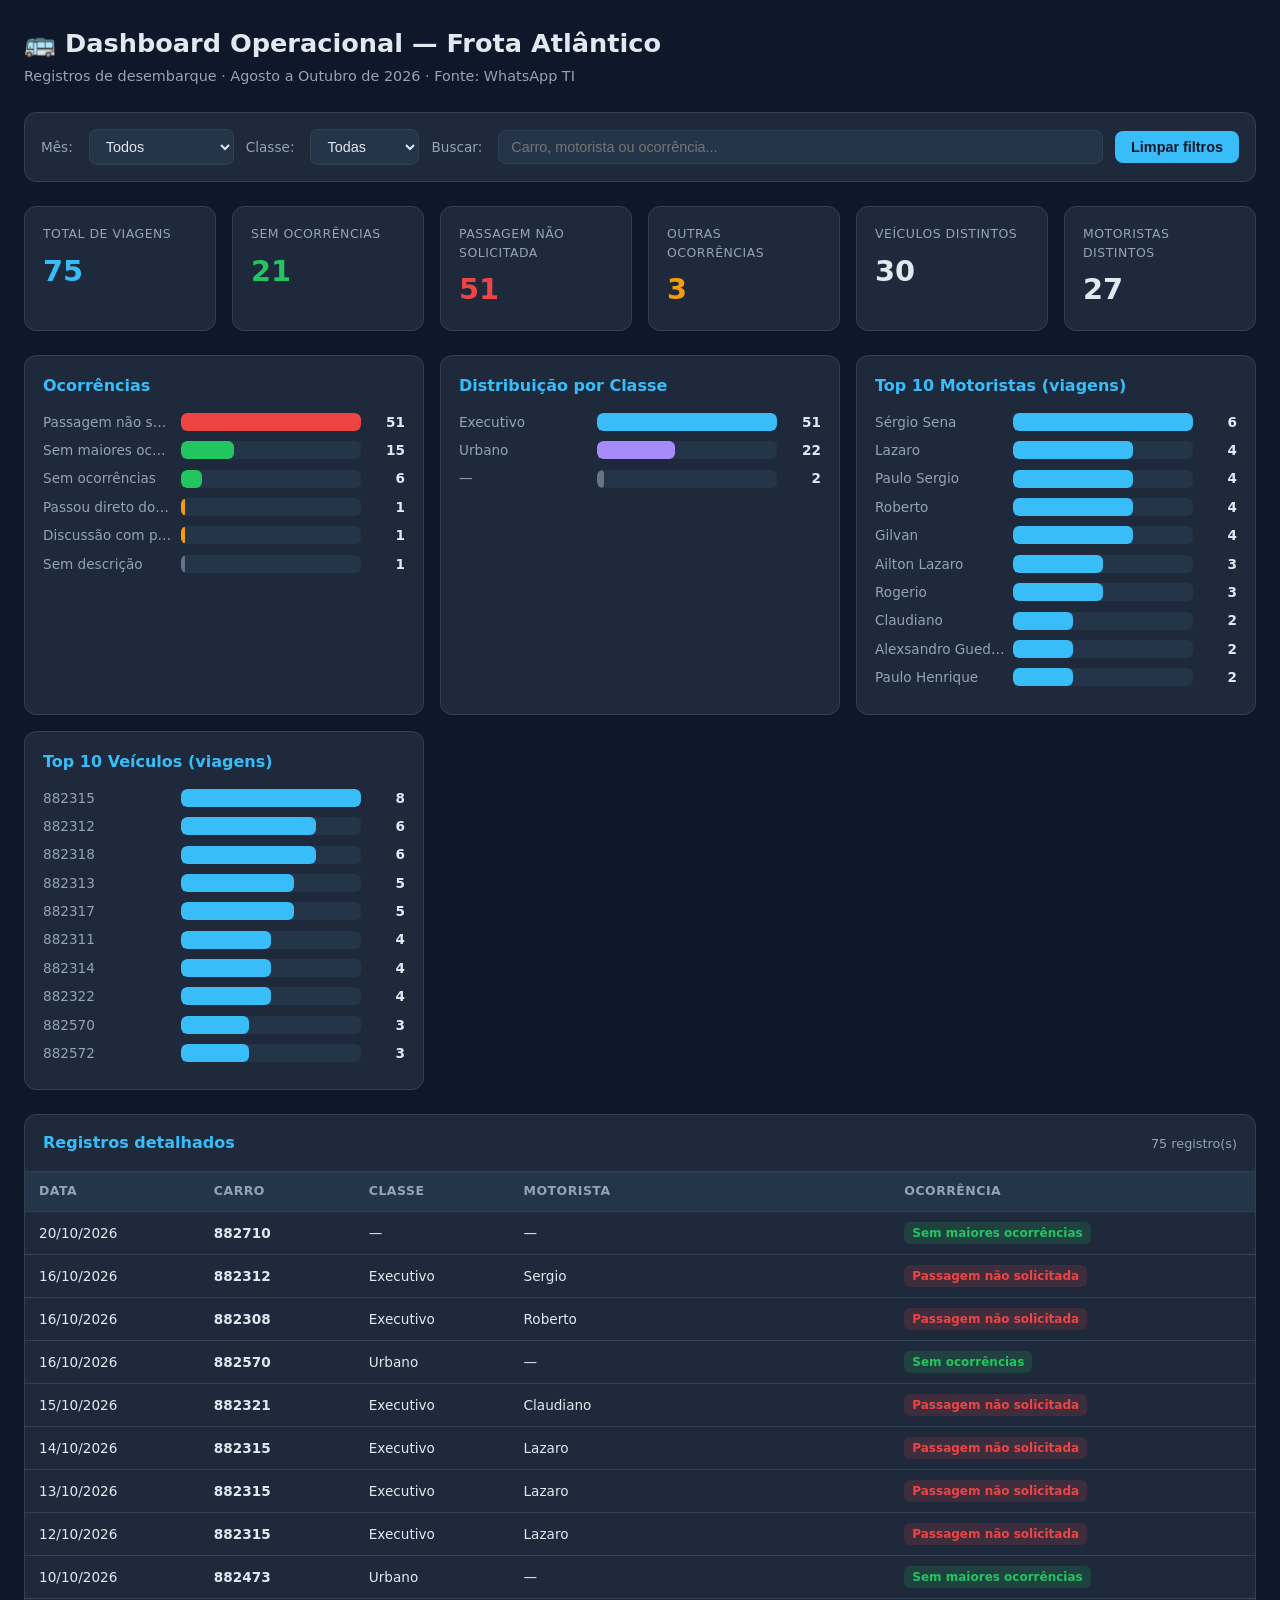
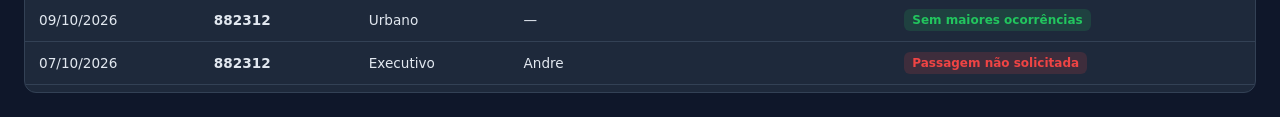
<file: deepseek_html_20261116_dae522.html>
<!DOCTYPE html>
<html lang="pt-BR">
<head>
<meta charset="UTF-8">
<meta name="viewport" content="width=device-width, initial-scale=1.0">
<title>Dashboard Operacional — Ago/Out 2026</title>
<style>
  :root{
    --bg:#0f172a;
    --card:#1e293b;
    --card2:#243449;
    --txt:#e2e8f0;
    --muted:#94a3b8;
    --accent:#38bdf8;
    --green:#22c55e;
    --red:#ef4444;
    --yellow:#f59e0b;
    --border:#334155;
  }
  *{box-sizing:border-box;margin:0;padding:0}
  body{
    font-family:'Segoe UI',system-ui,-apple-system,sans-serif;
    background:var(--bg);color:var(--txt);
    padding:24px;line-height:1.5;
  }
  h1{font-size:1.6rem;margin-bottom:4px}
  .sub{color:var(--muted);font-size:.9rem;margin-bottom:24px}

  /* Filtros */
  .filters{
    display:flex;flex-wrap:wrap;gap:12px;
    background:var(--card);padding:16px;border-radius:12px;
    border:1px solid var(--border);margin-bottom:24px;
    align-items:center;
  }
  .filters label{font-size:.85rem;color:var(--muted);margin-right:4px}
  .filters select,.filters input{
    background:var(--card2);color:var(--txt);
    border:1px solid var(--border);border-radius:8px;
    padding:8px 12px;font-size:.9rem;outline:none;
  }
  .filters select:focus,.filters input:focus{border-color:var(--accent)}
  .filters input{flex:1;min-width:180px}
  .btn{
    background:var(--accent);color:#0f172a;border:none;
    padding:8px 16px;border-radius:8px;font-weight:600;
    cursor:pointer;font-size:.9rem;
  }
  .btn:hover{opacity:.85}

  /* KPI Cards */
  .kpis{
    display:grid;
    grid-template-columns:repeat(auto-fit,minmax(180px,1fr));
    gap:16px;margin-bottom:24px;
  }
  .kpi{
    background:var(--card);border:1px solid var(--border);
    border-radius:12px;padding:18px;
  }
  .kpi .label{font-size:.78rem;color:var(--muted);text-transform:uppercase;letter-spacing:.5px}
  .kpi .value{font-size:1.8rem;font-weight:700;margin-top:6px}
  .kpi .value.green{color:var(--green)}
  .kpi .value.red{color:var(--red)}
  .kpi .value.yellow{color:var(--yellow)}
  .kpi .value.accent{color:var(--accent)}

  /* Grid de gráficos */
  .grid{
    display:grid;
    grid-template-columns:repeat(auto-fit,minmax(340px,1fr));
    gap:16px;margin-bottom:24px;
  }
  .panel{
    background:var(--card);border:1px solid var(--border);
    border-radius:12px;padding:18px;
  }
  .panel h2{font-size:1rem;margin-bottom:14px;color:var(--accent)}

  /* Barras */
  .bar-row{display:flex;align-items:center;gap:8px;margin-bottom:8px;font-size:.85rem}
  .bar-row .name{width:130px;flex-shrink:0;color:var(--muted);overflow:hidden;text-overflow:ellipsis;white-space:nowrap}
  .bar-track{flex:1;background:var(--card2);border-radius:6px;height:18px;overflow:hidden}
  .bar-fill{height:100%;border-radius:6px;transition:width .4s}
  .bar-row .qty{width:36px;text-align:right;font-weight:600}

  /* Tabela */
  .table-wrap{
    background:var(--card);border:1px solid var(--border);
    border-radius:12px;overflow:hidden;
  }
  .table-head{
    display:flex;justify-content:space-between;align-items:center;
    padding:16px 18px;border-bottom:1px solid var(--border);
  }
  .table-head h2{font-size:1rem;color:var(--accent)}
  .table-head .count{font-size:.8rem;color:var(--muted)}
  table{width:100%;border-collapse:collapse;font-size:.85rem}
  thead{background:var(--card2)}
  th{
    text-align:left;padding:10px 14px;color:var(--muted);
    font-weight:600;font-size:.78rem;text-transform:uppercase;
    letter-spacing:.5px;position:sticky;top:0;
  }
  td{padding:10px 14px;border-top:1px solid var(--border)}
  tbody tr:hover{background:var(--card2)}
  .tag{
    display:inline-block;padding:2px 8px;border-radius:6px;
    font-size:.75rem;font-weight:600;
  }
  .tag.ok{background:rgba(34,197,94,.15);color:var(--green)}
  .tag.bad{background:rgba(239,68,68,.15);color:var(--red)}
  .tag.warn{background:rgba(245,158,11,.15);color:var(--yellow)}
  .tag.neutral{background:rgba(148,163,184,.15);color:var(--muted)}
  .empty{padding:30px;text-align:center;color:var(--muted)}
  .scroll{max-height:520px;overflow:auto}
  @media(max-width:600px){
    body{padding:12px}
    .bar-row .name{width:90px}
    th,td{padding:8px}
  }
</style>
</head>
<body>

<h1>🚌 Dashboard Operacional — Frota Atlântico</h1>
<p class="sub">Registros de desembarque · Agosto a Outubro de 2026 · Fonte: WhatsApp TI</p>

<!-- FILTROS -->
<div class="filters">
  <label for="mes">Mês:</label>
  <select id="mes">
    <option value="all">Todos</option>
    <option value="2026-08">Agosto/2026</option>
    <option value="2026-09">Setembro/2026</option>
    <option value="2026-10">Outubro/2026</option>
  </select>

  <label for="classe">Classe:</label>
  <select id="classe">
    <option value="all">Todas</option>
    <option value="Executivo">Executivo</option>
    <option value="Urbano">Urbano</option>
  </select>

  <label for="busca">Buscar:</label>
  <input id="busca" type="text" placeholder="Carro, motorista ou ocorrência...">

  <button class="btn" id="limpar">Limpar filtros</button>
</div>

<!-- KPIs -->
<div class="kpis" id="kpis"></div>

<!-- GRÁFICOS -->
<div class="grid">
  <div class="panel">
    <h2>Ocorrências</h2>
    <div id="chartOcorrencias"></div>
  </div>
  <div class="panel">
    <h2>Distribuição por Classe</h2>
    <div id="chartClasse"></div>
  </div>
  <div class="panel">
    <h2>Top 10 Motoristas (viagens)</h2>
    <div id="chartMotoristas"></div>
  </div>
  <div class="panel">
    <h2>Top 10 Veículos (viagens)</h2>
    <div id="chartVeiculos"></div>
  </div>
</div>

<!-- TABELA -->
<div class="table-wrap">
  <div class="table-head">
    <h2>Registros detalhados</h2>
    <span class="count" id="count"></span>
  </div>
  <div class="scroll">
    <table>
      <thead>
        <tr>
          <th>Data</th>
          <th>Carro</th>
          <th>Classe</th>
          <th>Motorista</th>
          <th>Ocorrência</th>
        </tr>
      </thead>
      <tbody id="tbody"></tbody>
    </table>
  </div>
</div>

<script>
/* ============================================================
   BASE DE DADOS — extraída do arquivo WhatsApp
   ============================================================ */
const dados = [
  // ---------- AGOSTO ----------
  {data:"2026-08-03", carro:"8824140", classe:"Urbano",    motorista:"—",                  ocorrencia:"Sem ocorrências"},
  {data:"2026-08-03", carro:"882318",  classe:"Executivo", motorista:"Lazaro",             ocorrencia:"Passagem não solicitada"},
  {data:"2026-08-03", carro:"882313",  classe:"Executivo", motorista:"Paulo Sergio",       ocorrencia:"Passagem não solicitada"},
  {data:"2026-08-04", carro:"8824140", classe:"Urbano",    motorista:"—",                  ocorrencia:"Sem ocorrências"},
  {data:"2026-08-06", carro:"8824138", classe:"Urbano",    motorista:"—",                  ocorrencia:"Sem ocorrências"},
  {data:"2026-08-06", carro:"882319",  classe:"Executivo", motorista:"Claudiano",          ocorrencia:"Passagem não solicitada"},
  {data:"2026-08-06", carro:"8824138", classe:"Urbano",    motorista:"—",                  ocorrencia:"Sem maiores ocorrências"},
  {data:"2026-08-07", carro:"882408",  classe:"Urbano",    motorista:"Elmo",               ocorrencia:"Sem maiores ocorrências"},
  {data:"2026-08-07", carro:"882317",  classe:"Executivo", motorista:"Ailton Lazaro",      ocorrencia:"Passagem não solicitada"},
  {data:"2026-08-07", carro:"882087",  classe:"Urbano",    motorista:"—",                  ocorrencia:"Sem maiores ocorrências"},
  {data:"2026-08-12", carro:"8824143", classe:"Urbano",    motorista:"—",                  ocorrencia:"Sem maiores ocorrências"},
  {data:"2026-08-12", carro:"882324",  classe:"Executivo", motorista:"—",                  ocorrencia:"Passagem não solicitada"},
  {data:"2026-08-13", carro:"882317",  classe:"Executivo", motorista:"André Luiz",         ocorrencia:"Passagem não solicitada"},
  {data:"2026-08-13", carro:"882315",  classe:"Executivo", motorista:"Sérgio Sena",        ocorrencia:"Passagem não solicitada"},
  {data:"2026-08-19", carro:"882313",  classe:"Executivo", motorista:"Paulo Sérgio",       ocorrencia:"Passagem não solicitada"},
  {data:"2026-08-19", carro:"882408",  classe:"Urbano",    motorista:"Ello/Elmo",          ocorrencia:"Sem ocorrências"},
  {data:"2026-08-19", carro:"882314",  classe:"Executivo", motorista:"Roberto",            ocorrencia:"Passagem não solicitada"},
  {data:"2026-08-20", carro:"882314",  classe:"Executivo", motorista:"Clodoaldo",          ocorrencia:"Passagem não solicitada"},
  {data:"2026-08-20", carro:"882315",  classe:"Executivo", motorista:"Clodoaldo/Alexsandro Guedes", ocorrencia:"Passagem não solicitada"},
  {data:"2026-08-20", carro:"882315",  classe:"Executivo", motorista:"Alexsandro Guedes",  ocorrencia:"Passagem não solicitada"},
  {data:"2026-08-21", carro:"882575",  classe:"Urbano",    motorista:"—",                  ocorrencia:"Sem maiores ocorrências"},
  {data:"2026-08-25", carro:"882314",  classe:"Executivo", motorista:"Roberto",            ocorrencia:"Passagem não solicitada"},
  {data:"2026-08-25", carro:"882303",  classe:"Executivo", motorista:"Lázaro",             ocorrencia:"Passagem não solicitada"},
  {data:"2026-08-25", carro:"882317",  classe:"Executivo", motorista:"Sérgio Sena",        ocorrencia:"Passagem não solicitada"},
  {data:"2026-08-26", carro:"8824162", classe:"Executivo", motorista:"Ailton Lazaro",      ocorrencia:"Passagem não solicitada"},
  {data:"2026-08-26", carro:"882317",  classe:"Executivo", motorista:"Alberico",           ocorrencia:"Passagem não solicitada"},

  // ---------- SETEMBRO ----------
  {data:"2026-09-02", carro:"882311",  classe:"Executivo", motorista:"Gilvan",             ocorrencia:"Passagem não solicitada"},
  {data:"2026-09-02", carro:"882314",  classe:"Executivo", motorista:"Sérgio Sena",        ocorrencia:"Passagem não solicitada"},
  {data:"2026-09-04", carro:"882572",  classe:"Urbano",    motorista:"—",                  ocorrencia:"Sem ocorrências"},
  {data:"2026-09-04", carro:"882303",  classe:"Executivo", motorista:"Lazro",              ocorrencia:"Passagem não solicitada"},
  {data:"2026-09-08", carro:"882311",  classe:"Executivo", motorista:"Gilvan",             ocorrencia:"Passagem não solicitada"},
  {data:"2026-09-10", carro:"882570",  classe:"Urbano",    motorista:"—",                  ocorrencia:"Passou direto do ponto"},
  {data:"2026-09-10", carro:"882322",  classe:"Executivo", motorista:"Sérgio Sena",        ocorrencia:"Passagem não solicitada"},
  {data:"2026-09-11", carro:"882322",  classe:"Executivo", motorista:"Alexsandro Guedes",  ocorrencia:"Passagem não solicitada"},
  {data:"2026-09-11", carro:"882570",  classe:"Urbano",    motorista:"—",                  ocorrencia:"Discussão com passageiro"},
  {data:"2026-09-12", carro:"882322",  classe:"Executivo", motorista:"Sérgio Sena",        ocorrencia:"Passagem não solicitada"},
  {data:"2026-09-12", carro:"882312",  classe:"Executivo", motorista:"Paulo Henrique",     ocorrencia:"Passagem não solicitada"},
  {data:"2026-09-12", carro:"882313",  classe:"Executivo", motorista:"Paulo Sergio",       ocorrencia:"Passagem não solicitada"},
  {data:"2026-09-14", carro:"882577",  classe:"Urbano",    motorista:"—",                  ocorrencia:"Sem maiores ocorrências"},
  {data:"2026-09-14", carro:"882317",  classe:"Executivo", motorista:"Antônio Silva",      ocorrencia:"Passagem não solicitada"},
  {data:"2026-09-16", carro:"882572",  classe:"Urbano",    motorista:"—",                  ocorrencia:"Sem maiores ocorrências"},
  {data:"2026-09-16", carro:"882313",  classe:"Executivo", motorista:"Paulo Sergio",       ocorrencia:"Passagem não solicitada"},
  {data:"2026-09-18", carro:"882312",  classe:"Executivo", motorista:"Ailton Lazaro",      ocorrencia:"Passagem não solicitada"},
  {data:"2026-09-18", carro:"882309",  classe:"Executivo", motorista:"Dilson Sousa",       ocorrencia:"Passagem não solicitada"},
  {data:"2026-09-22", carro:"882315",  classe:"Executivo", motorista:"Dilson",             ocorrencia:"Passagem não solicitada"},
  {data:"2026-09-23", carro:"882318",  classe:"Executivo", motorista:"Rogerio",            ocorrencia:"Passagem não solicitada"},
  {data:"2026-09-23", carro:"882574",  classe:"Urbano",    motorista:"—",                  ocorrencia:"Sem maiores ocorrências"},
  {data:"2026-09-24", carro:"882312",  classe:"Executivo", motorista:"Paulo Henrique",     ocorrencia:"Passagem não solicitada"},
  {data:"2026-09-24", carro:"8824206", classe:"Urbano",    motorista:"—",                  ocorrencia:"Sem maiores ocorrências"},
  {data:"2026-09-24", carro:"882315",  classe:"Executivo", motorista:"Paulo Sergio",       ocorrencia:"Passagem não solicitada"},
  {data:"2026-09-24", carro:"882321",  classe:"Executivo", motorista:"Roberto",            ocorrencia:"Passagem não solicitada"},
  {data:"2026-09-24", carro:"882572",  classe:"Urbano",    motorista:"—",                  ocorrencia:"Sem maiores ocorrências"},
  {data:"2026-09-24", carro:"882318",  classe:"Executivo", motorista:"Sérgio Sena",        ocorrencia:"Passagem não solicitada"},
  {data:"2026-09-25", carro:"882318",  classe:"Executivo", motorista:"Rogerio",            ocorrencia:"Passagem não solicitada"},
  {data:"2026-09-25", carro:"882322",  classe:"Executivo", motorista:"Inaldo/Ubaldo",      ocorrencia:"Passagem não solicitada"},
  {data:"2026-09-28", carro:"882311",  classe:"Executivo", motorista:"Gilvan",             ocorrencia:"Passagem não solicitada"},
  {data:"2026-09-28", carro:"882308",  classe:"Executivo", motorista:"Antonio",            ocorrencia:"Passagem não solicitada"},
  {data:"2026-09-29", carro:"8824206", classe:"Urbano",    motorista:"—",                  ocorrencia:"Sem maiores ocorrências"},
  {data:"2026-09-29", carro:"882318",  classe:"Executivo", motorista:"Rogerio",            ocorrencia:"Passagem não solicitada"},
  {data:"2026-09-30", carro:"8824207", classe:"Urbano",    motorista:"—",                  ocorrencia:"Sem maiores ocorrências"},
  {data:"2026-09-30", carro:"882313",  classe:"Executivo", motorista:"Wellington",         ocorrencia:"Passagem não solicitada"},

  // ---------- OUTUBRO ----------
  {data:"2026-10-02", carro:"882311",  classe:"Executivo", motorista:"Gilvan",             ocorrencia:"Passagem não solicitada"},
  {data:"2026-10-02", carro:"882318",  classe:"Executivo", motorista:"Sergio",             ocorrencia:"Passagem não solicitada"},
  {data:"2026-10-07", carro:"882703",  classe:"—",         motorista:"—",                  ocorrencia:"Sem descrição"},
  {data:"2026-10-07", carro:"882312",  classe:"Executivo", motorista:"Andre",              ocorrencia:"Passagem não solicitada"},
  {data:"2026-10-09", carro:"882312",  classe:"Urbano",    motorista:"—",                  ocorrencia:"Sem maiores ocorrências"},
  {data:"2026-10-10", carro:"882473",  classe:"Urbano",    motorista:"—",                  ocorrencia:"Sem maiores ocorrências"},
  {data:"2026-10-12", carro:"882315",  classe:"Executivo", motorista:"Lazaro",             ocorrencia:"Passagem não solicitada"},
  {data:"2026-10-13", carro:"882315",  classe:"Executivo", motorista:"Lazaro",             ocorrencia:"Passagem não solicitada"},
  {data:"2026-10-14", carro:"882315",  classe:"Executivo", motorista:"Lazaro",             ocorrencia:"Passagem não solicitada"},
  {data:"2026-10-15", carro:"882321",  classe:"Executivo", motorista:"Claudiano",          ocorrencia:"Passagem não solicitada"},
  {data:"2026-10-16", carro:"882570",  classe:"Urbano",    motorista:"—",                  ocorrencia:"Sem ocorrências"},
  {data:"2026-10-16", carro:"882308",  classe:"Executivo", motorista:"Roberto",            ocorrencia:"Passagem não solicitada"},
  {data:"2026-10-16", carro:"882312",  classe:"Executivo", motorista:"Sergio",             ocorrencia:"Passagem não solicitada"},
  {data:"2026-10-20", carro:"882710",  classe:"—",         motorista:"—",                  ocorrencia:"Sem maiores ocorrências"}
];

/* ============================================================
   HELPERS
   ============================================================ */
const mesesLabel = {"2026-08":"Agosto/2026","2026-09":"Setembro/2026","2026-10":"Outubro/2026"};

function classificarOcorrencia(o){
  if(o.includes("Sem ocorr") || o.includes("Sem maiores")) return "ok";
  if(o.includes("Passagem não solicitada")) return "bad";
  if(o.includes("Passou direto") || o.includes("Discussão")) return "warn";
  return "neutral";
}

function contar(arr, campo){
  const map = {};
  arr.forEach(item => {
    const k = item[campo] || "—";
    map[k] = (map[k] || 0) + 1;
  });
  return Object.entries(map).sort((a,b)=>b[1]-a[1]);
}

function renderBars(containerId, entries, colorMap){
  const el = document.getElementById(containerId);
  if(!entries.length){ el.innerHTML = '<p class="empty">Sem dados</p>'; return; }
  const max = Math.max(...entries.map(e=>e[1]));
  el.innerHTML = entries.map(([nome,qtd])=>{
    const pct = (qtd/max)*100;
    const cor = colorMap ? (colorMap(nome)||"#38bdf8") : "#38bdf8";
    return `<div class="bar-row">
      <span class="name" title="${nome}">${nome}</span>
      <div class="bar-track"><div class="bar-fill" style="width:${pct}%;background:${cor}"></div></div>
      <span class="qty">${qtd}</span>
    </div>`;
  }).join("");
}

/* ============================================================
   RENDER PRINCIPAL
   ============================================================ */
function render(){
  const mes    = document.getElementById("mes").value;
  const classe = document.getElementById("classe").value;
  const busca  = document.getElementById("busca").value.trim().toLowerCase();

  // Filtragem
  let filtrados = dados.filter(d=>{
    if(mes !== "all" && !d.data.startsWith(mes)) return false;
    if(classe !== "all" && d.classe !== classe) return false;
    if(busca){
      const blob = `${d.carro} ${d.motorista} ${d.ocorrencia}`.toLowerCase();
      if(!blob.includes(busca)) return false;
    }
    return true;
  });

  // KPIs
  const total = filtrados.length;
  const semOcorr = filtrados.filter(d=>classificarOcorrencia(d.ocorrencia)==="ok").length;
  const passagem = filtrados.filter(d=>classificarOcorrencia(d.ocorrencia)==="bad").length;
  const outras   = total - semOcorr - passagem;
  const veiculos = new Set(filtrados.map(d=>d.carro)).size;
  const motoristas = new Set(filtrados.filter(d=>d.motorista!=="—").map(d=>d.motorista)).size;

  document.getElementById("kpis").innerHTML = `
    <div class="kpi"><div class="label">Total de viagens</div><div class="value accent">${total}</div></div>
    <div class="kpi"><div class="label">Sem ocorrências</div><div class="value green">${semOcorr}</div></div>
    <div class="kpi"><div class="label">Passagem não solicitada</div><div class="value red">${passagem}</div></div>
    <div class="kpi"><div class="label">Outras ocorrências</div><div class="value yellow">${outras}</div></div>
    <div class="kpi"><div class="label">Veículos distintos</div><div class="value">${veiculos}</div></div>
    <div class="kpi"><div class="label">Motoristas distintos</div><div class="value">${motoristas}</div></div>
  `;

  // Gráfico ocorrências
  const ocorr = contar(filtrados, "ocorrencia");
  renderBars("chartOcorrencias", ocorr, (nome)=>{
    const c = classificarOcorrencia(nome);
    return c==="ok" ? "#22c55e" : c==="bad" ? "#ef4444" : c==="warn" ? "#f59e0b" : "#64748b";
  });

  // Gráfico classe
  const classes = contar(filtrados, "classe");
  renderBars("chartClasse", classes, (nome)=> nome==="Executivo" ? "#38bdf8" : nome==="Urbano" ? "#a78bfa" : "#64748b");

  // Top motoristas (excluir "—")
  const mot = contar(filtrados.filter(d=>d.motorista!=="—"), "motorista").slice(0,10);
  renderBars("chartMotoristas", mot);

  // Top veículos
  const veic = contar(filtrados, "carro").slice(0,10);
  renderBars("chartVeiculos", veic);

  // Tabela
  document.getElementById("count").textContent = `${total} registro(s)`;
  const tbody = document.getElementById("tbody");
  if(!filtrados.length){
    tbody.innerHTML = `<tr><td colspan="5" class="empty">Nenhum registro encontrado com os filtros atuais.</td></tr>`;
    return;
  }
  tbody.innerHTML = filtrados
    .slice()
    .sort((a,b)=> a.data < b.data ? 1 : -1)
    .map(d=>{
      const [ano,m,dia] = d.data.split("-");
      const dataFmt = `${dia}/${m}/${ano}`;
      const cls = classificarOcorrencia(d.ocorrencia);
      return `<tr>
        <td>${dataFmt}</td>
        <td><strong>${d.carro}</strong></td>
        <td>${d.classe}</td>
        <td>${d.motorista}</td>
        <td><span class="tag ${cls}">${d.ocorrencia}</span></td>
      </tr>`;
    }).join("");
}

/* Eventos */
document.getElementById("mes").addEventListener("change", render);
document.getElementById("classe").addEventListener("change", render);
document.getElementById("busca").addEventListener("input", render);
document.getElementById("limpar").addEventListener("click", ()=>{
  document.getElementById("mes").value = "all";
  document.getElementById("classe").value = "all";
  document.getElementById("busca").value = "";
  render();
});

/* Init */
render();
</script>
</body>
</html>
</file>
